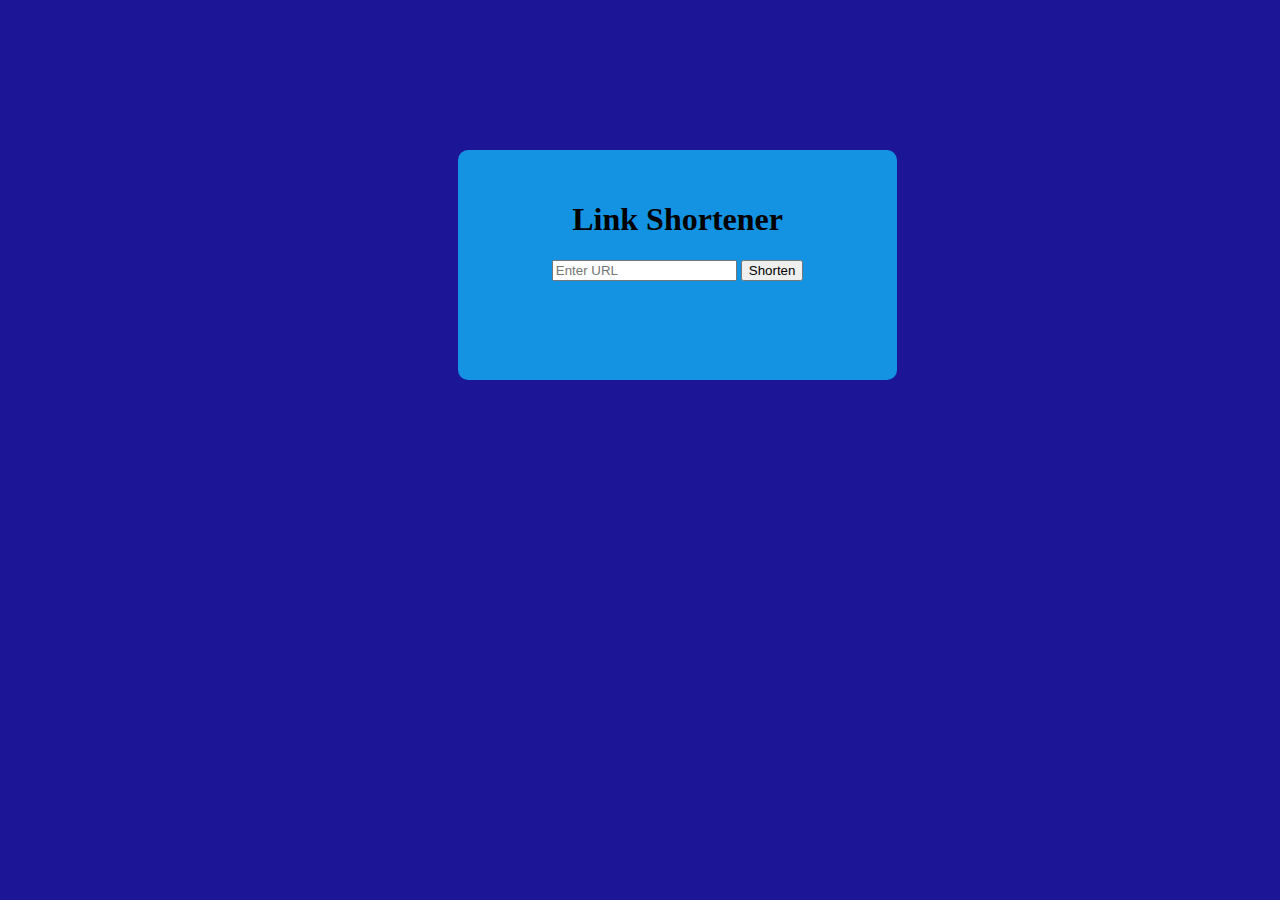
<file: link shortner/index.html>
<!DOCTYPE html>
<html lang="en">
  <head>
    <meta charset="UTF-8" />
    <meta name="viewport" content="width=device-width, initial-scale=1.0" />

    <title>Link Shortener</title>
    <style>
        body{
            background-color: rgb(28, 22, 150);
        }
        .container{
            justify-content: center;
            align-items: center;
            text-align: center;
            border: none;
            border-radius: 10px;
            height: 170px;
            width: 30%;
            margin-top: 150px;
            margin-left: 450px;
            background-color: rgb(19, 147, 226);
            padding: 30px;
        }
    </style>
  </head>
  <body>

    <div class="container">
      <h1>Link Shortener</h1>
      <input type="text" id="original" placeholder="Enter URL" />
      <button onclick="shorten()">Shorten</button>
      <p id="shortener"></p>
    </div>

    <script>
      function shorten() {
        const x = document.getElementById("original");
        const y = document.getElementById("shortener");

        const original = x.value.trim();
        const shortUrl = btoa(original).substring(0, 6);
        localStorage.setItem(shortUrl, original);
        y.innerText = `Shortened URL: ${window.location.href}${shortUrl}`;
      }
    </script>
  </body>
</html>
</file>
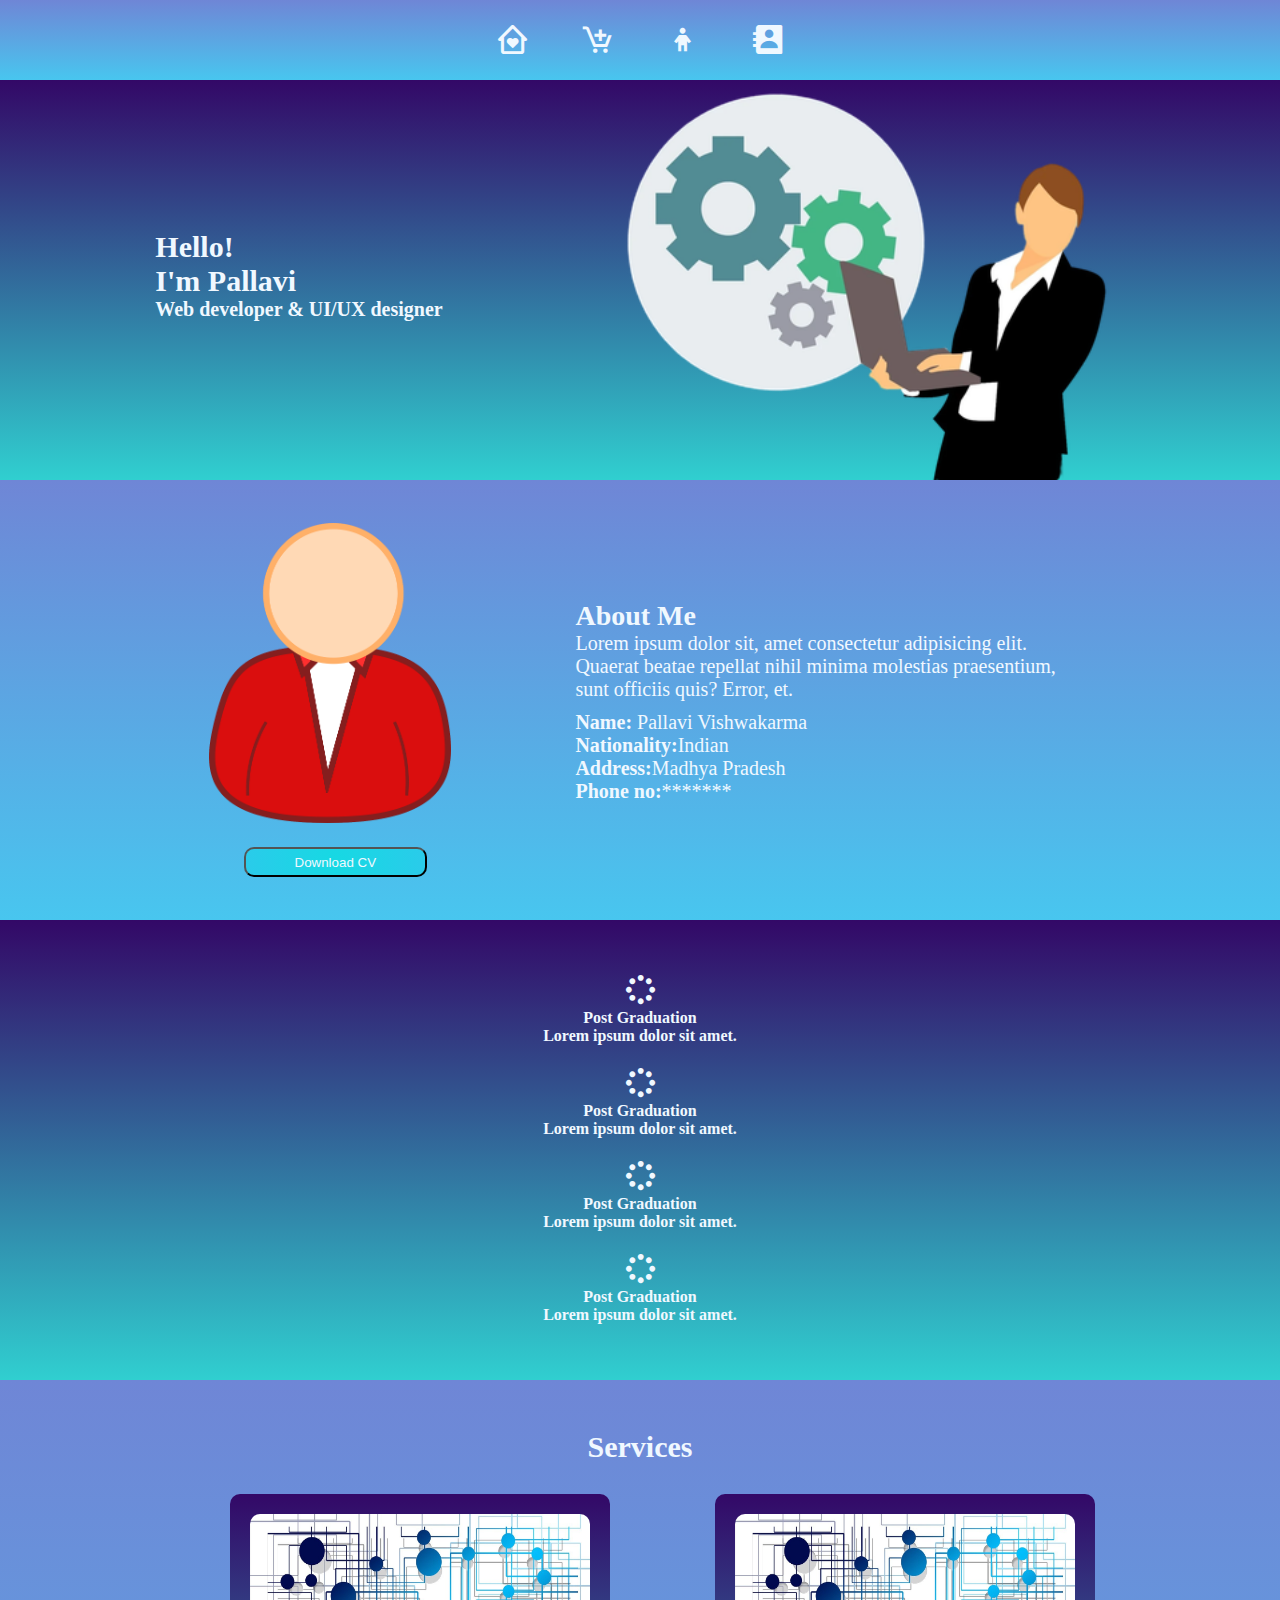
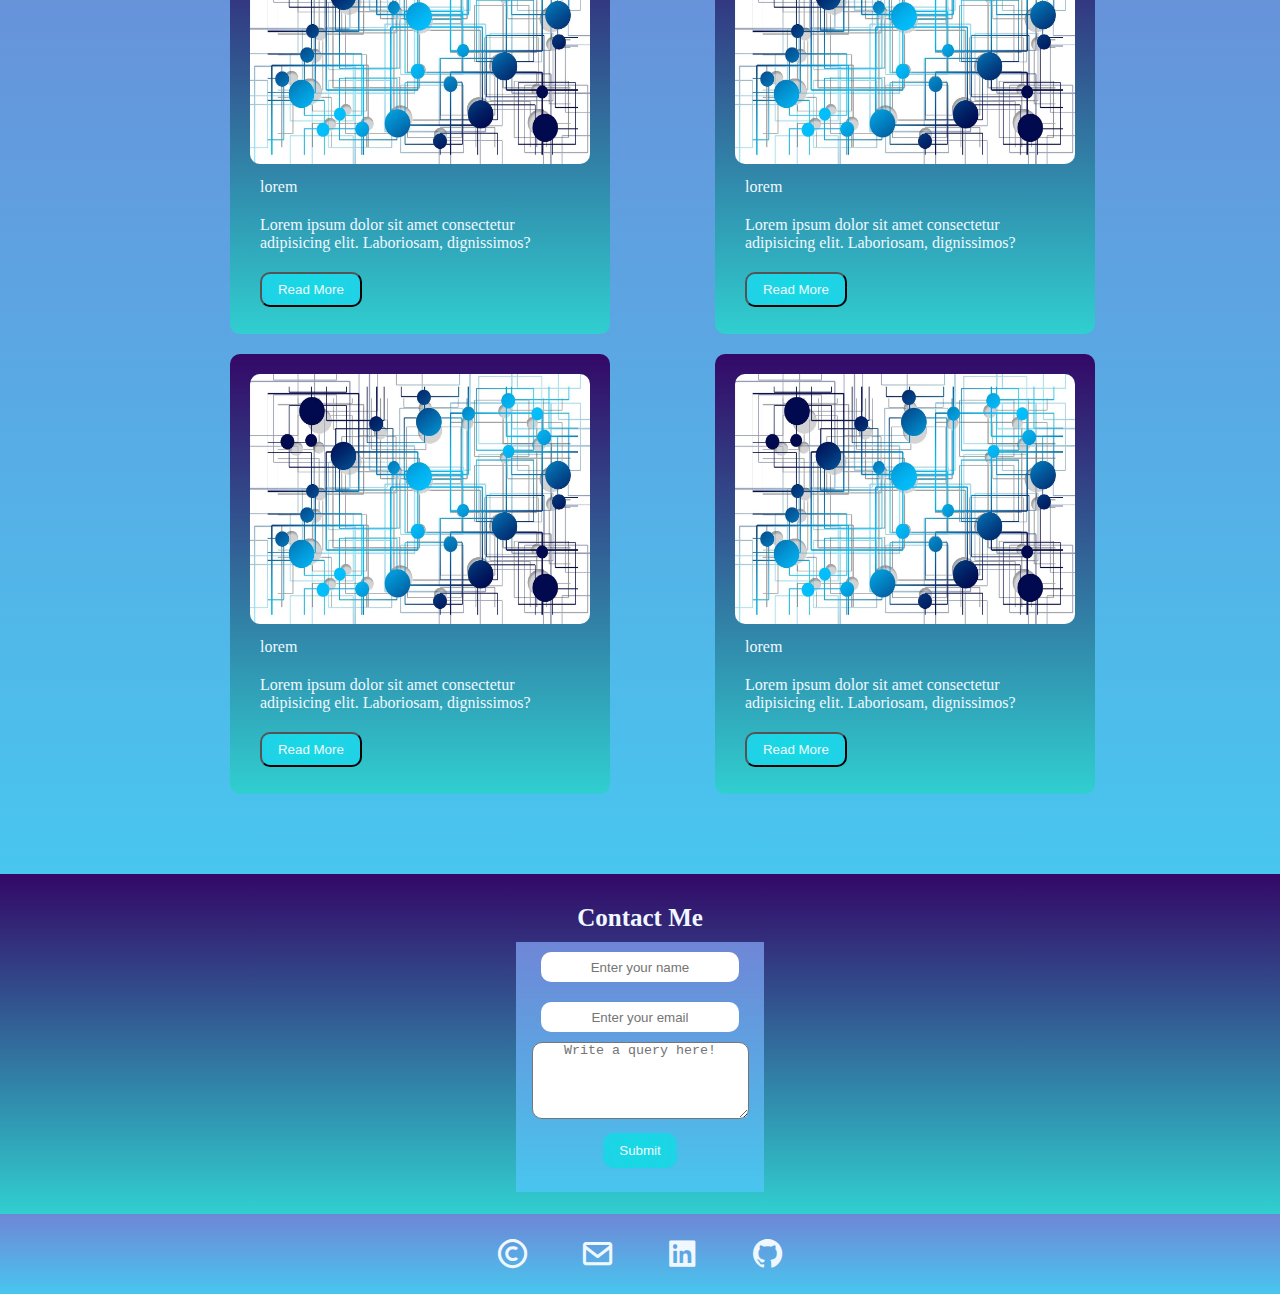
<file: portfolio/index.html>
<!DOCTYPE html>
<html lang="en">
  <head>
    <meta charset="UTF-8" />
    <meta name="viewport" content="width=device-width, initial-scale=1.0" />
    <link rel="stylesheet" href="style.css" />
    <link
      href="https://unpkg.com/boxicons@2.1.4/css/boxicons.min.css"
      rel="stylesheet"
    />
    <title>Document</title>
  </head>

  <body>
    <div class="navlist">
      <ul>
        <li><i class="bx bx-home-heart"></i></li>
        <li><i class="bx bx-cart-add"></i></li>
        <li><i class="bx bx-child"></i></li>
        <li><i class="bx bxs-contact"></i></li>
      </ul>
    </div>

    <section class="section1">
      <div class="content">
        <p>Hello!</p>
        <p>I'm Pallavi</p>
        <h1>Web developer & UI/UX designer</h1>
      </div>
      <div class="contentpic">
        <img src="img/women-transformed.png" alt="" srcset="" />
      </div>
    </section>

    <section class="section2">
      <div class="section2-pic">
        <img src="img/avatar.webp" alt="" srcset="" />
        <button type="button">Download CV</button>
      </div>
      <div class="section2-content">
        <h2>About Me</h2>
        <p>
          Lorem ipsum dolor sit, amet consectetur adipisicing elit. Quaerat
          beatae repellat nihil minima molestias praesentium, sunt officiis
          quis? Error, et.
        </p>
        <div class="section2-content-para">
          <p><b>Name:</b> Pallavi Vishwakarma</p>
          <p><b>Nationality:</b>Indian</p>
          <p><b>Address:</b>Madhya Pradesh</p>
          <p><b>Phone no:</b>*******</p>
        </div>
      </div>
    </section>

    <section class="section3">
      <center>
        <table>
          <tr>
            <th>
              <p><i class="bx bx-loader-circle"></i></p>
              <b>Post Graduation</b>
              <p>Lorem ipsum dolor sit amet.</p>
            </th>
            <th>
              <p><i class="bx bx-loader-circle"></i></p>
              <b>Post Graduation</b>
              <p>Lorem ipsum dolor sit amet.</p>
            </th>
            <th>
              <p><i class="bx bx-loader-circle"></i></p>
              <b>Post Graduation</b>
              <p>Lorem ipsum dolor sit amet.</p>
            </th>
            <th>
              <p><i class="bx bx-loader-circle"></i></p>
              <b>Post Graduation</b>
              <p>Lorem ipsum dolor sit amet.</p>
            </th>
          </tr>
        </table>
      </center>
    </section>

    <section class="section4">
      <h2>Services</h2>
      <div class="section4-content">
        <div class="img">
          <img src="img/bg.webp" alt="" srcset="" />
          <p>lorem</p>
          <p>
            Lorem ipsum dolor sit amet consectetur adipisicing elit. Laboriosam,
            dignissimos?
          </p>
          <button>Read More</button>
        </div>
        <div class="img">
          <img src="img/bg.webp" alt="" srcset="" />
          <p>lorem</p>
          <p>
            Lorem ipsum dolor sit amet consectetur adipisicing elit. Laboriosam,
            dignissimos?
          </p>
          <button>Read More</button>
        </div>
        <div class="img">
          <img src="img/bg.webp" alt="" srcset="" />
          <p>lorem</p>
          <p>
            Lorem ipsum dolor sit amet consectetur adipisicing elit. Laboriosam,
            dignissimos?
          </p>
          <button>Read More</button>
        </div>
        <div class="img">
          <img src="img/bg.webp" alt="" srcset="" />
          <p>lorem</p>
          <p>
            Lorem ipsum dolor sit amet consectetur adipisicing elit. Laboriosam,
            dignissimos?
          </p>
          <button>Read More</button>
        </div>
      </div>
    </section>

    <section class="section5">
        <center>
        <h2>Contact Me</h2>

        <form action="">
            
            <input type="text" name="" id="" placeholder="Enter your name">
            
            <input type="email" name="" id="" placeholder="Enter your email">
            
             <textarea name="" id="" cols="25" rows="5" placeholder="Write a query here!"></textarea>

            <button>Submit</button>
        </form>
    </center>
    </section>

    <footer>
        <ul>
            <li> <a href=""> <i class='bx bx-copyright'></i></a></li>
            <li><a href="mailto:"><i class='bx bx-envelope'></i></a></li>
            <li><a href="http://"><i class='bx bxl-linkedin-square'></i></a></li>
            <li><a href="http://"><i class='bx bxl-github'></i></a></li>
        </ul>
    </footer>

    
  </body>
</html>
</file>
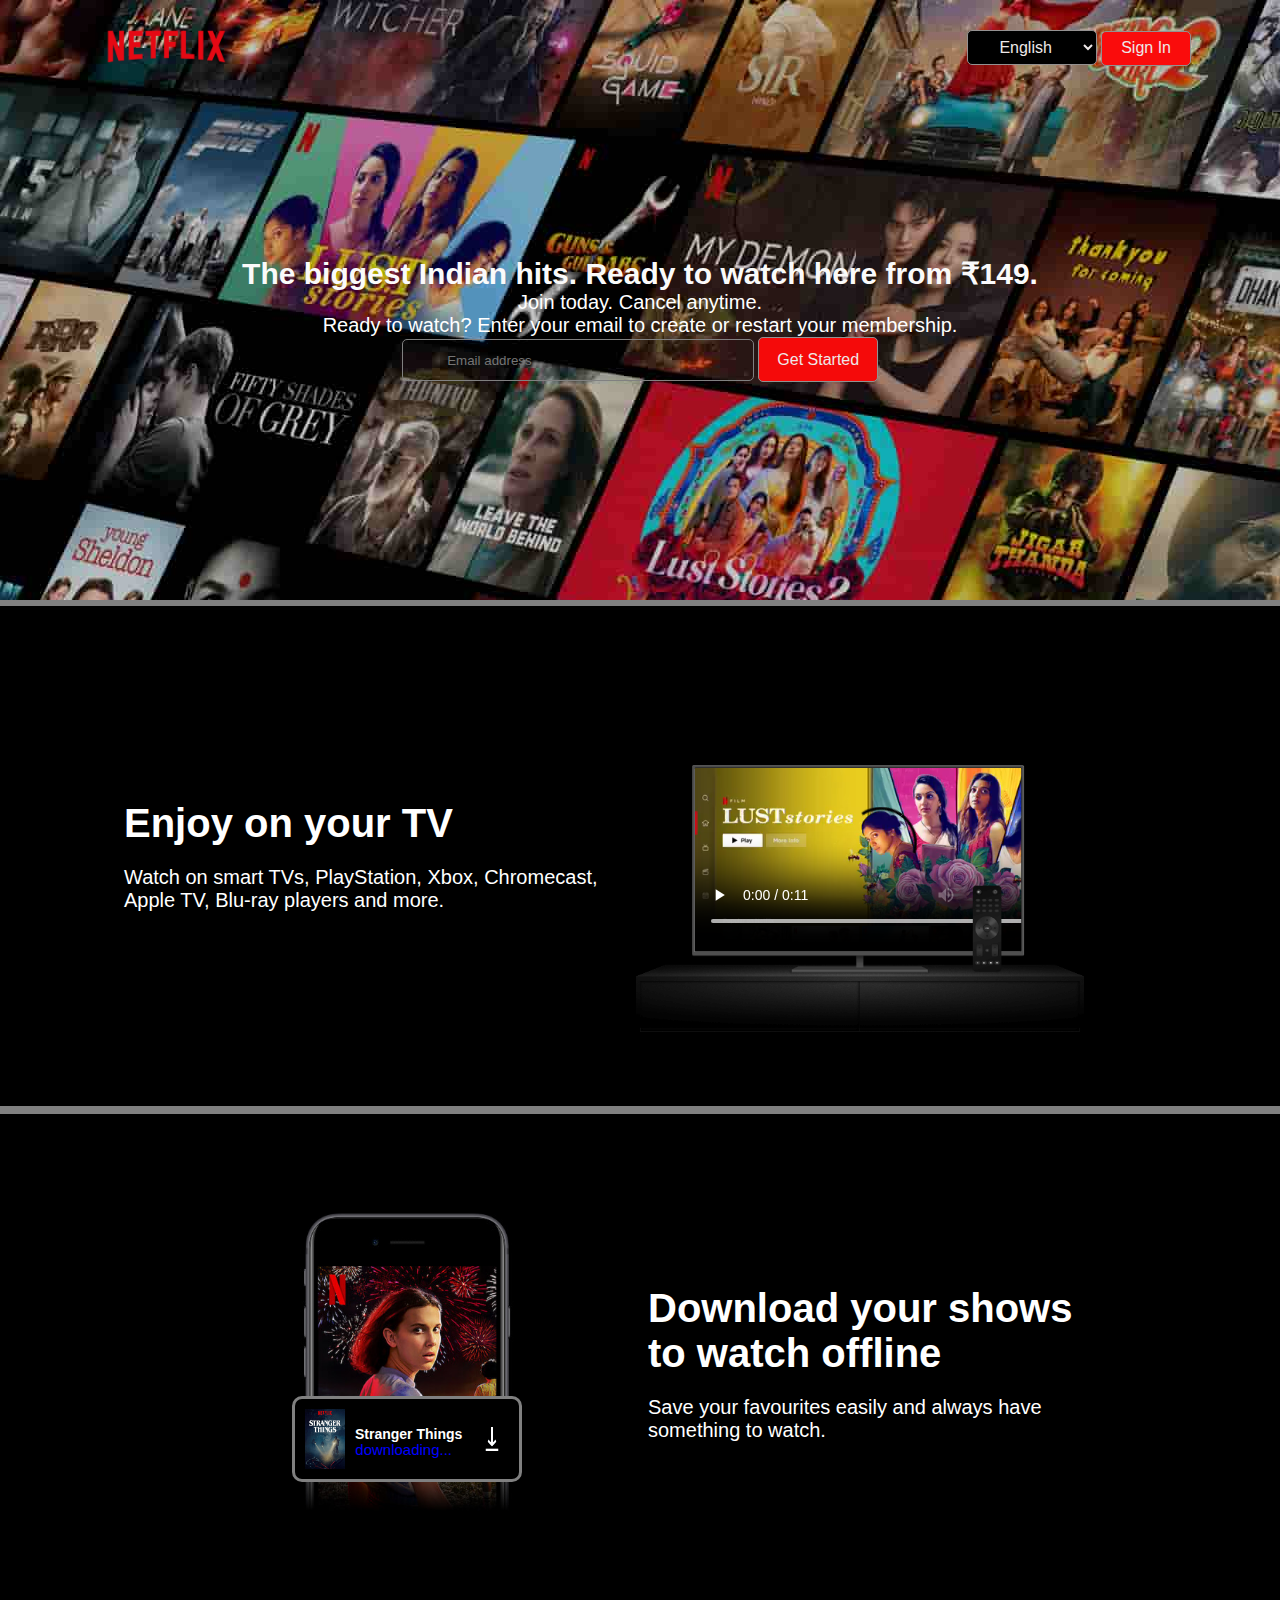
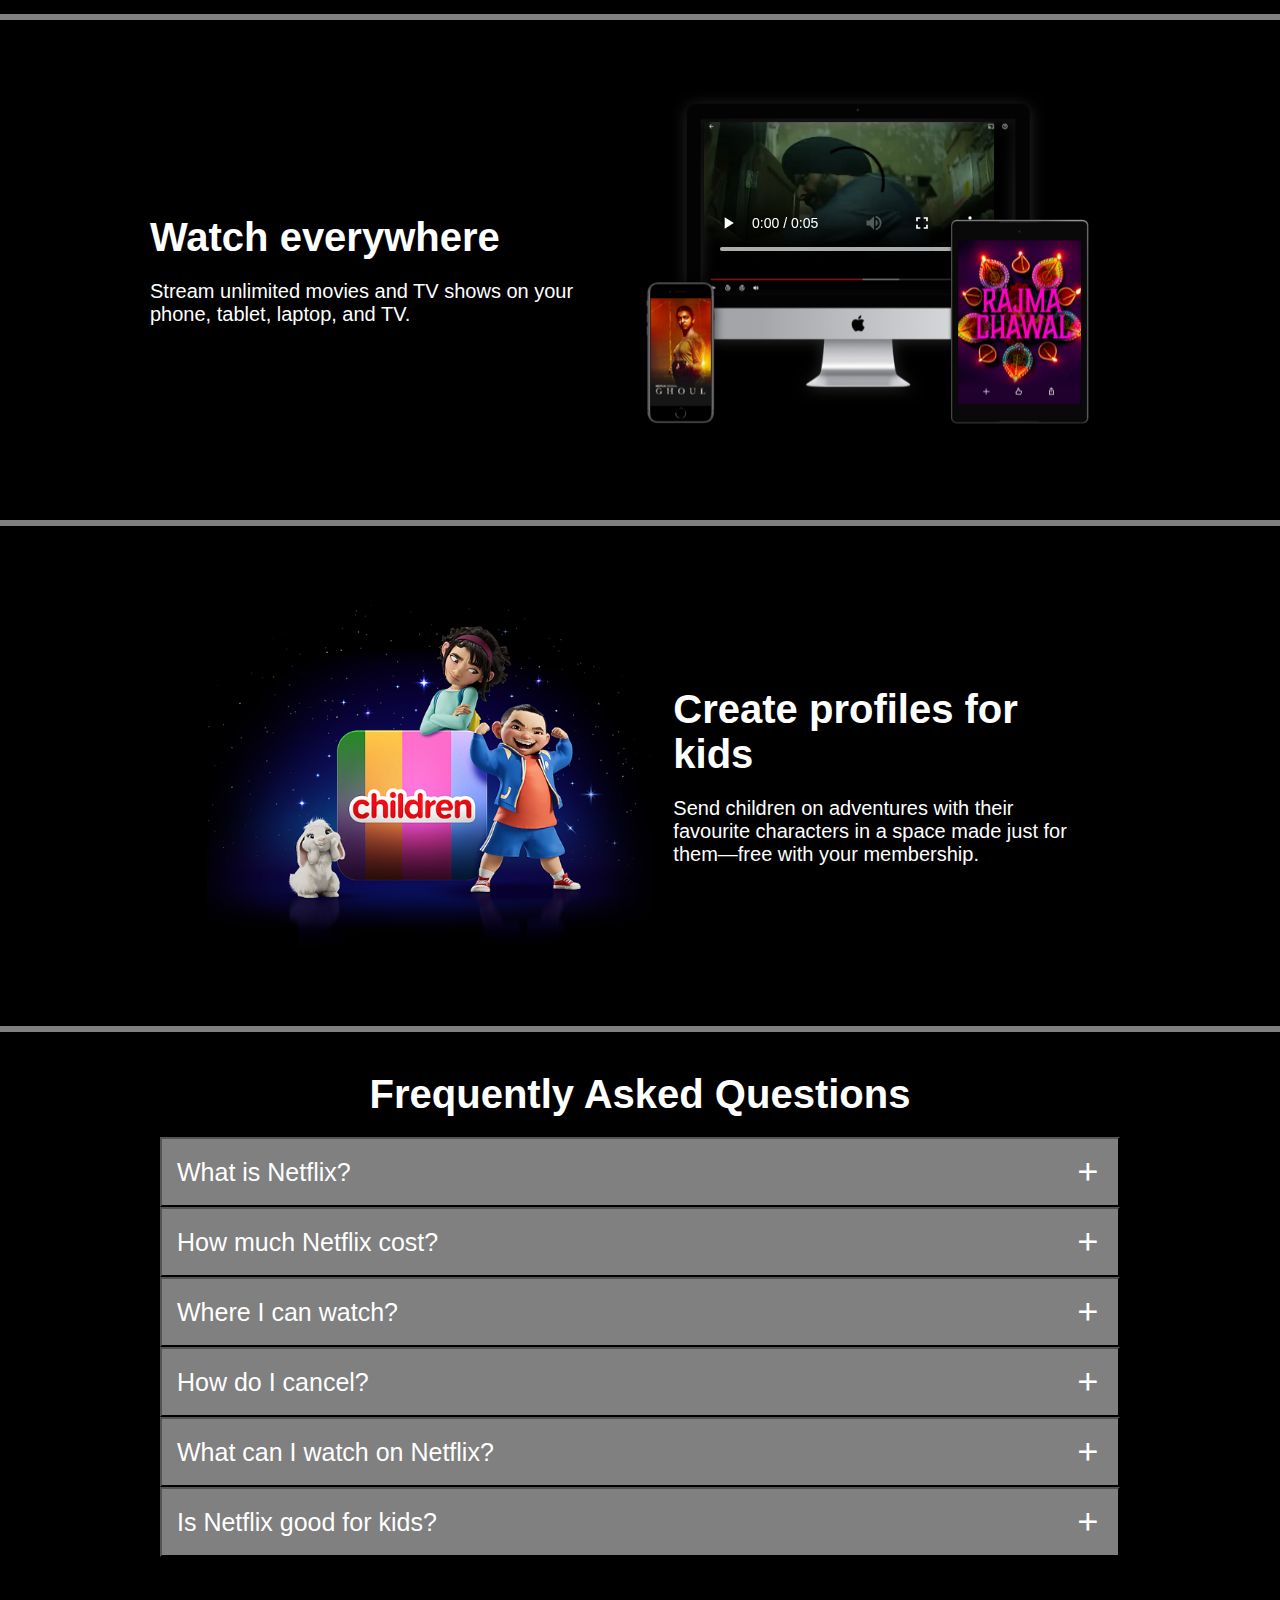
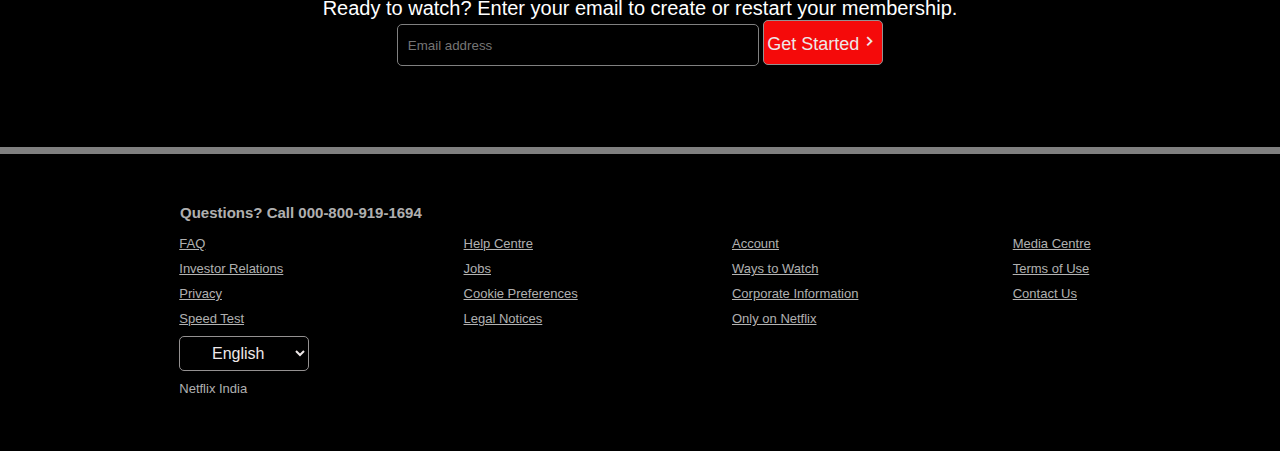
<file: netflix/net.html>
<!DOCTYPE html>
<html lang="en">

<head>
    <meta charset="UTF-8">
    <meta name="viewport" content="width=device-width, initial-scale=1.0">
    <link rel="stylesheet" href="net.css">
    <link href='https://unpkg.com/boxicons@2.1.4/css/boxicons.min.css' rel='stylesheet'>
    <title>Document</title>
</head>

<body>
    <div class="haeder">
        <nav class="navbar">
            <div>
                <img class="logo" src="img/Netflix-Brand-Logo.png" alt="" srcset="">
            </div>
            <div>
                <select class="option" name="" id="">
                    <option value="">English</option>
                    <option>Hindi</option>
                </select>
                <button class="btn">Sign In</button>
            </div>
        </nav>

        <div class="centerbar">
            <h1>The biggest Indian hits. Ready to watch here from ₹149.</h1>
            <p>Join today. Cancel anytime.</p>
            <p>Ready to watch? Enter your email to create or restart your membership.</p>
            <input class="mail" type="email" name="" placeholder="
            Email address" id="">
            <button class="btnone">Get Started</button>
        </div>

    </div>

    <section class="secone">
        <div class="tvsidecontent">
            <h2>Enjoy on your TV</h2>
            <p>Watch on smart TVs, PlayStation, Xbox, Chromecast, Apple TV, Blu-ray players and more.</p>
        </div>
        <div class="sectwo">
            <img class="image" src="img/tv.png" alt="Your Image">
            <video class="video" controls autoplay loop>
                <source src="img/tv2.m4v" type="video/mp4">
        </div>
    </section>

    <section class="secthree">
        <div class="mobwithdiv">
            <img class="mobile" src="img/mobile-0819.jpg" alt="" srcset="">
            <div class="threethree">
                <div class="threeone">
                    <img src="img/box.png" alt="" srcset="">
                    <div class="innerdiv">
                        <h4>Stranger Things</h4>
                        <p>downloading...</p>
                    </div>
                    <img src="img/download-icon.gif" alt="" srcset="">
                </div>
            </div>
        </div>
        <div class="threetwo">
            <h2>Download your shows to watch offline</h2>
            <p>Save your favourites easily and always have something to watch.</p>
        </div>

    </section>

    <section class="saif">
        <div class="saifpara">
            <h4>Watch everywhere</h4>
            <p>Stream unlimited movies and TV shows on your phone, tablet, laptop, and TV.</p>
        </div>
        <div class="diyamob">
            <img class="diya" src="img/device-pile-in.png" alt="Your Image">
            <video class="saifvideo" controls autoplay loop>
                <source src="video/video-devices-in.m4v" type="video/mp4">
        </div>
    </section>

    <section class="child">
        <div class="childimg">
            <img src="img/child.png" alt="" srcset="">
        </div>
        <div class="childpara">
            <h4>Create profiles for kids</h4>
            <p>Send children on adventures with their favourite characters in a space made just for them—free with your
                membership.</p>
        </div>

    </section>
    <!-- accordence -->
    <section>
        <div class="accor">
            <div class="accor-context">
                <h4>Frequently Asked Questions</h4>

                <!-- headone -->
                <div class="Accor-content">
                    <div class="accorhead">
                        <button id="btn1" onclick="show(accorpara1)">What is Netflix?<i class='bx bx-plus'></i></button>
                    </div>
                    <div>
                        <p class="accorpara" id="accorpara1" style="display: none;">Netflix is a streaming service that
                            offers a wide variety of award-winning TV shows, movies,
                            anime, documentaries and more – on thousands of internet-connected devices.
                            You can watch as much as you want, whenever you want, without a single ad – all for one low
                            monthly price. There's always something new to discover, and new TV shows and movies are
                            added every week!</p>
                    </div>
                </div>

                <!-- head2 -->
                <div class="Account-content">
                    <div class="accorhead">
                        <button id="btn2" onclick="show(accorpara2)">How much Netflix cost?<i
                                class='bx bx-plus'></i></button>
                    </div>
                    <div>
                        <p class="accorpara" id="accorpara2" style="display: none;">Watch Netflix on your smartphone,
                            tablet, Smart TV, laptop, or streaming device, all for one
                            fixed monthly fee. Plans range from ₹149 to ₹649 a month. No extra costs, no contracts.</p>
                    </div>
                </div>

                <!-- head3 -->
                <div class="Account-content">
                    <div class="accorhead">
                        <button id="btn3" onclick="show(accorpara3)">Where I can watch?<i
                                class='bx bx-plus'></i></button>
                    </div>
                    <div>
                        <p class="accorpara" id="accorpara3" style="display: none;">Watch anywhere, anytime. Sign in
                            with your Netflix account to watch instantly on the web at
                            netflix.com from your personal computer or on any internet-connected device that offers the
                            Netflix app, including smart TVs, smartphones, tablets, streaming media players and game
                            consoles.

                            You can also download your favourite shows with the iOS, Android, or Windows 10 app. Use
                            downloads to watch while you're on the go and without an internet connection. Take Netflix
                            with you anywhere.</p>
                    </div>
                </div>

                <!-- head4 -->
                <div class="Account-content">
                    <div class="accorhead">
                        <button id="btn4" onclick="show(accorpara4)">How do I cancel?<i class='bx bx-plus'></i></button>
                    </div>
                    <div>
                        <p class="accorpara" id="accorpara4" style="display: none;">Netflix is flexible. There are no
                            annoying contracts and no commitments. You can easily
                            cancel your account online in two clicks. There are no cancellation fees – start or stop
                            your account anytime.</p>
                    </div>
                </div>

                <!-- head5 -->
                <div class="Account-content">
                    <div class="accorhead">
                        <button id="btn5" onclick="show(accorpara5)">What can I watch on Netflix?<i
                                class='bx bx-plus'></i></button>
                    </div>
                    <div>
                        <p class="accorpara" id="accorpara5" style="display: none;">Netflix has an extensive library of
                            feature films, documentaries, TV shows, anime,
                            award-winning Netflix originals, and more. Watch as much as you want, anytime you want.</p>
                    </div>
                </div>

                <!-- head6 -->
                <div class="Account-content">
                    <div class="accorhead">
                        <button id="btn6" onclick="show(accorpara6)">Is Netflix good for kids?<i
                                class='bx bx-plus'></i></button>
                    </div>
                    <div>
                        <p class="accorpara" id="accorpara6" style="display: none;">The Netflix Kids experience is
                            included in your membership to give parents control while kids
                            enjoy family-friendly TV shows and films in their own space.

                            Kids profiles come with PIN-protected parental controls that let you restrict the maturity
                            rating of content kids can watch and block specific titles you don’t want kids to see.</p>
                    </div>
                </div>
                <!-- bottom-bar -->
                <div class="accor-bar">
                    <p>Ready to watch? Enter your email to create or restart your membership.</p>
                    <input type="email" name="" placeholder="Email address" id="">
                    <button>Get Started<i class='bx bx-chevron-right'></i></button>
                </div>

            </div>

        </div>
    </section>



    <footer>
        <div class="footer">
            <div>
                <h4>Questions? Call 000-800-919-1694</h4>

            </div>
            <div class="footer-list">
                <div>
                    <ul>

                        <li> <a href="#">FAQ</a></li>
                        <li><a href="http://">Investor Relations</a></li>
                        <li><a href="http://">Privacy</a></li>
                        <li><a href="http://">Speed Test</a></li>
                        <li><select class="option" name="" id="">
                                <option value="">English</option>
                                <option>Hindi</option>
                            </select></li>
                        <li>
                            <p>Netflix India</p>
                        </li>
                    </ul>
                </div>
                <div>
                    <ul>
                        <li><a href="http://">Help Centre</a></li>
                        <li><a href="http://">Jobs</a></li>
                        <li><a href="http://">Cookie Preferences</a></li>
                        <li><a href="http://">Legal Notices</a></li>
                    </ul>
                </div>
                <div>
                    <ul>
                        <li><a href="http://">Account</a></li>
                        <li><a href="http://">Ways to Watch</a></li>
                        <li><a href="http://">Corporate Information</a></li>
                        <li><a href="http://">Only on Netflix</a></li>
                    </ul>
                </div>
                <div>
                    <ul>
                        <li><a href="http://">Media Centre</a></li>
                        <li><a href="http://">Terms of Use</a></li>
                        <li><a href="http://">Contact Us</a></li>
                    </ul>
                </div>
            </div>
        </div>

    </footer>

</body>

</html>
</file>
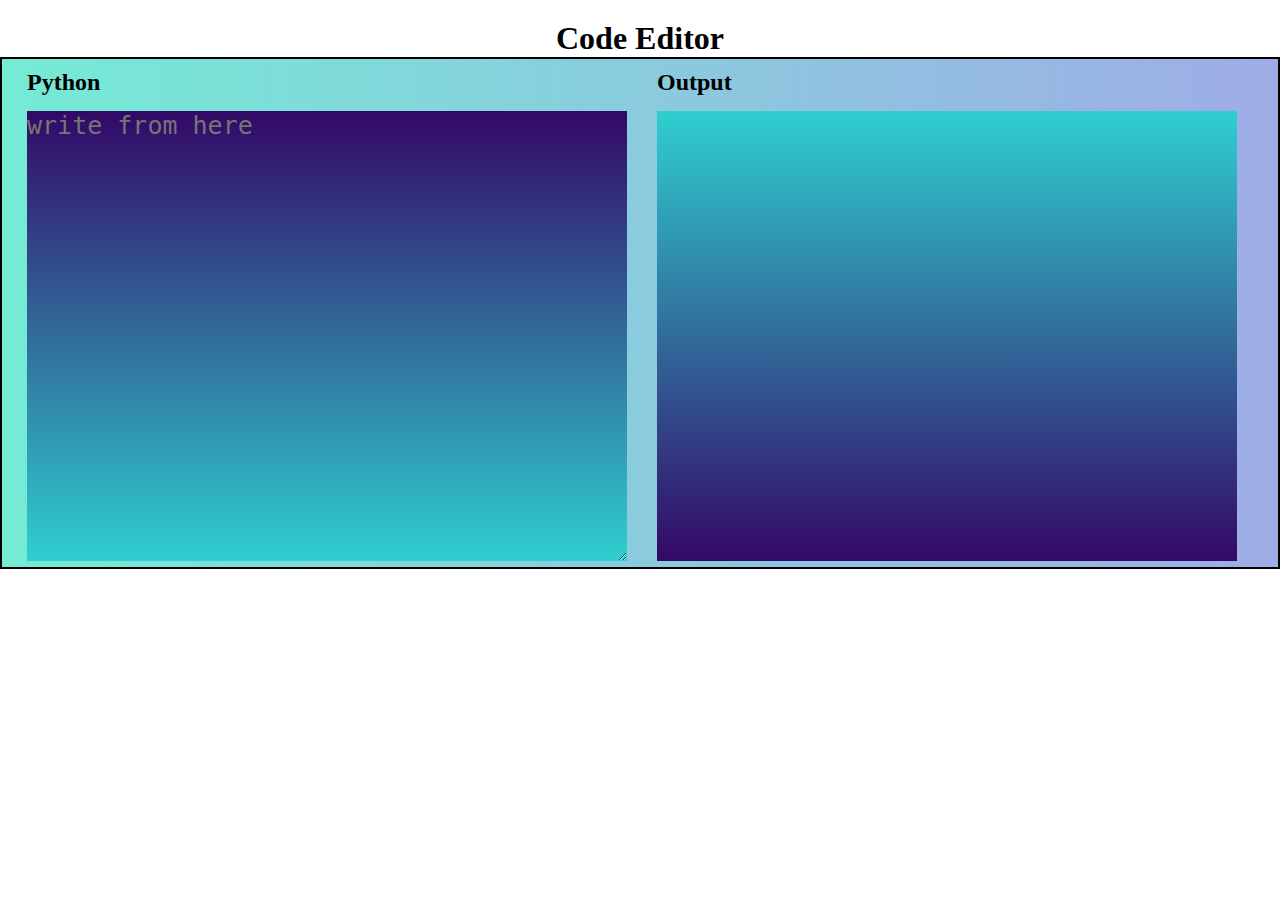
<file: online code editor/online.html>
<!DOCTYPE html>
<html lang="en">
<head>
    <meta charset="UTF-8">
    <meta name="viewport" content="width=device-width, initial-scale=1.0">
    <title>Document</title>
    <link rel="stylesheet" href="online.css">
    <script src="online.js"></script>
</head>
<body>
    
    <h1>Code Editor</h1>
    <div class="box">
       
        <div class="left">
            <h2>Python</h2>
            <textarea placeholder="write from here" id="input" onclick="run()"></textarea>
        </div>
        <div class="right" >
            <h2>Output</h2>
            <iframe onclick="run()" id="output"></iframe>
        </div>
    </div>
</body>
</html>
</file>
<file: portfolio/style.css>
* {
    padding: 0%;
    margin: 0%;
    color: aliceblue;
}
.navlist{
    
     background-image: linear-gradient(to top, #48c6ef 0%, #6f86d6 100%);
}
ul {
    list-style: none;
    display: flex;
    gap: 50px;
    justify-content: center;
    align-items: center;
    height: 80px;
}

i {
    font-size: 35px;
}

.section1 {
    
    background-image: linear-gradient(to top, #30cfd0 0%, #330867 100%);
    height: 400px;
    display: flex;
    justify-content: space-evenly;
}

.section1 img {
    height: 400px;

}

.content {
    padding-top: 150px;
}

.section1 p {
    font-size: 30px;
    font-weight: bold;
}

.section1 h1 {
    font-size: 20px;
}

.section2 {
  
    background-image: linear-gradient(to top, #48c6ef 0%, #6f86d6 100%);
    height: 400px;
    display: flex;
    align-items: center;
    justify-content: center;
    padding: 20px;

}

.section2 img {
    height: 300px;
}

.section2-content {
    height: 200px;
    width: 40%;
    justify-content: center;

}

.section2-content h2 {
    font-size: 28px;
}

.section2-content p {
    font-size: 20px;

}

.section2-pic button {
    height: 30px;
    width: 50%;
    border-radius: 10px;
    margin-left: 35px;
    margin-top: 20px;
    background-image: radial-gradient(circle 248px at center, #16d9e3 0%, #30c7ec 47%, #46aef7 100%);
}

.section2-content-para {
    margin-top: 10px;
}

.section3 {
   
    background-image: linear-gradient(to top, #30cfd0 0%, #330867 100%);
    height: 400px;
    text-align: center;
    padding: 30px;
}

th {
    display: block;
    margin: 20px;
}
.section4{
    background-image: linear-gradient(to top, #48c6ef 0%, #6f86d6 100%);
    padding: 50px;
  
}
.section4 h2{
   text-align: center;
   font-size: 30px;
}

.section4-content {
    display: grid;
    grid-template-columns: 1fr 1fr;
    justify-content: center;
    align-items: center;
    padding: 30px;
    margin-left: 150px;
    row-gap: 20px;
}

.img img {
    height: 250px;
    width: 100%;
    border-radius: 10px;
}

.section4-content p {
  padding: 10px;
}

.section4-content button {
    height: 35px;
    width: 30%;
    border-radius: 10px;
    margin: 10px;
    background-image: radial-gradient(circle 248px at center, #16d9e3 0%, #30c7ec 47%, #46aef7 100%);
}
.img{
    background-image: linear-gradient(to top, #30cfd0 0%, #330867 100%);
    height: 400px;
    
    width: 70%;
    border-radius: 10px;
    padding: 20px;
}

/* section5 */

.section5{
    background-image: linear-gradient(to top, #30cfd0 0%, #330867 100%);
    height: 300px;
    padding: 20px;
}
.section5 h2{
    font-size: 25px;
    margin: 10px;
}
 .section5 form{
    height: 250px;
    width: 20%;
    background-image: linear-gradient(to top, #48c6ef 0%, #6f86d6 100%);
   
}
.section5 input{
    height: 30px;
    width: 80%;
    border-radius: 10px;
    border: none;
    margin: 10px;
    text-align: center;
}
.section5 textarea{
    border-radius: 10px;
  text-align: center;
}
.section5 button{
    height: 35px;
    width: 30%;
    border-radius: 10px;
    border: none;
    margin: 10px;
    background-image: radial-gradient(circle 248px at center, #16d9e3 0%, #30c7ec 47%, #46aef7 100%);
}

/* footer */
footer{
    background-image: linear-gradient(to top, #48c6ef 0%, #6f86d6 100%);

}
footer a{
    color: black;
}
</file>
<file: netflix/net.css>
* {
    font-family: 'Poppins', sans-serif;
    padding: 0%;
    margin: 0%;
}

.logo {
    width: 22%;
}

body {
    background-color: grey;

}

.haeder {
    background-color: black;
    background-image: url(img/bg.jpg);

    height: 600px;
    width: auto;
    opacity: 1;
    margin-bottom: 6px;
    align-items: center;
    justify-content: center;

}

.navbar {
    display: flex;
    justify-content: space-around;
    align-items: center;
}

.option {
    color: rgb(238, 232, 232);
    background-color: black;
    border: 1px solid rgb(148, 145, 145);
    font-size: 16px;
    height: 35px;
    width: 130px;
    text-align: center;
    border-radius: 5px;
}

.btn {

    color: rgb(238, 232, 232);
    background-color: rgb(250, 12, 12);
    border: 1px solid rgb(148, 145, 145);
    font-size: 16px;
    height: 35px;
    width: 90px;
    text-align: center;
    border-radius: 5px;

}

.centerbar {
    height: 150px;
    width: 100%;
    justify-content: center;
    align-items: center;
    text-align: center;
    padding-top: 160px;
    margin: auto;
    position: relative;
    top: 0%;
    color: rgb(255, 255, 255);
}

.centerbar h1 {
    font-size: 30px;
    font-weight: 30px;
    color: rgb(250, 250, 250);
}

.centerbar p {
    font-size: 20px;
}

.mail {
    height: 40px;
    width: 350px;
    background: transparent;
    border: 1px solid grey;
    border-radius: 5px;
    text-align: left;
}

.btnone {
    color: rgb(238, 232, 232);
    background-color: rgb(245, 10, 10);
    border: 1px solid rgb(148, 145, 145);
    font-size: 16px;
    height: 45px;
    width: 120px;
    text-align: center;
    border-radius: 5px;
}

.secone {
    background-color: black;
    justify-content: center;
    text-align: center;
    align-items: center;
    display: flex;
    word-wrap: normal;
    text-wrap: normal;
    margin-bottom: 8px;
    height: 500px;
    width: auto;

}

.tvsidecontent {
    text-align: left;
    justify-content: center;
    align-items: center;
    width: 40%;
    padding-left: 100px;
}

.secone h2 {
    color: white;
    font-size: 40px;
    margin-bottom: 20px;

}

.secone p {
    color: white;
    font-size: 20px;
    font-weight: lighter;
}

.sectwo {
    position: relative;
    width: 50%;
    max-width: 900px;
    margin-bottom: 30px;
    margin-right: -20px;
    margin-top: 50px;

}

.image {
    width: 70%;
    height: auto;
    display: block;
    position: relative;
    z-index: 10;
}

.video {
    position: absolute;
    top: 0;
    left: 0;
    width: 58%;
    height: 52%;
    object-fit: cover;
    padding-top: 70px;
    padding-left: 59px;
    border-radius: 5px;
}

.mobile {
    width: 450px;
}

.secthree {
    display: flex;
    background-color: rgb(0, 0, 0);
    justify-content: center;
    align-items: center;
    text-align: center;
    margin-bottom: 6px;
    height: 500px;
}

.mobwithdiv {
    margin-top: 40px;
}


.secthree img {

    display: block;
    position: relative;
    z-index: 10;
    height: 350px;
}

.threeone {
    display: flex;
    border: 3px solid grey;
    height: 80px;
    width: 350px;
    border-radius: 10px;
    background-color: black;
    margin-left: 110px;
    margin-bottom: 10px;
    position: relative;
    bottom: 65px;
    align-content: center;

}

.threeone img {
    width: 40px;
    height: 60px;
    margin-top: 10px;
    margin-left: 10px;
}

.threeone h4 {
    color: white;
    height: 30px;
    font-size: 14px;
    text-wrap: nowrap;
    padding-left: 10px;
    margin-top: 27px;
}

.threeone p {
    color: blue;
    margin-top: -15px;
    font-size: 15px;
}

.threetwo {
    color: white;
    text-wrap: wrap;

    justify-content: center;
    align-items: center;
    height: auto;
    width: 450px;
    text-align: left;
}

.threetwo h2 {
    font-size: 40px;
    margin-bottom: 20px;
}

.threetwo p {
    font-size: 20px;
}

.threethree {
    display: flex;
    position: relative;
    width: 73%;
    height: 55%;
    object-fit: cover;
    bottom: 50px;
    z-index: 10;
}

.saif {
    display: flex;
    background-color: black;
    margin-bottom: 6px;
    height: 500px;
    align-items: center;
    justify-content: center;
    text-align: center;
}

.diyamob {
    position: relative;
    width: 80%;
    max-width: 900px;

}

.diya {
    width: 76%;
    height: auto;
    display: block;
    position: relative;
    z-index: 10;

}

.saifvideo {
    position: absolute;
    top: 0;
    left: 0;
    width: 43%;
    height: 40%;
    object-fit: cover;
    padding-top: 40px;
    padding-left: 100px;
}

.saifpara {
    color: white;
    text-align: left;
    word-wrap: normal;
    margin-left: 150px;
}

.saifpara h4 {
    font-size: 40px;
    margin-bottom: 20px;
}

.saifpara p {
    font-size: 20px;
}

.child {
    margin-bottom: 6px;
    background-color: black;
    color: white;
    justify-content: center;
    align-items: center;
    text-align: center;
    display: flex;
    height: 500px;
    width: 100%;
}

.childpara {
    text-align: left;
    width: 400px;
}

.childpara h4 {
    font-size: 40px;
    margin-bottom: 20px;
}

.childpara p {
    font-size: 20px;
}

.childimg img {
    height: 350px;
}

/* accor */
.accor {
    box-sizing: border-box;
    background-color: black;
    color: white;
    padding-top: 40px;

}

.accor-context {
    max-width: 75%;
    margin: auto;
}


.accor-context h4 {
    font-size: 40px;
    padding-bottom: 20px;
    text-align: center;
}


.accorhead button {
    font-size: 25px;
    width: 100%;
    cursor: pointer;
    color: white;
    display: flex;
    justify-content: space-between;
    height: 70px;
    align-items: center;
    background-color: grey;
    padding-left: 15px;
    padding-right: 15px;
}

.accorhead i {
    font-size: 30px;
}

.accorpara p {
    background-color: grey;
    margin-bottom: 7px;
    font-size: 20px;

}


.accor-bar {
    height: 150px;
    width: 100%;
    justify-content: center;
    align-items: center;
    text-align: center;
    padding-top: 40px;
    margin: auto;
    position: relative;
    top: 0%;
    color: rgb(255, 255, 255);
    margin-bottom: 7px;
}


.accor-bar p {
    font-size: 20px;
}

.accor-bar input {
    height: 40px;
    width: 350px;
    background: transparent;
    border: 1px solid grey;
    border-radius: 5px;
    text-align: left;
    padding-left: 10px;
}

.accor-bar button {
    color: rgb(238, 232, 232);
    background-color: rgb(245, 10, 10);
    border: 1px solid rgb(148, 145, 145);
    font-size: 18px;
    height: 45px;
    width: 120px;
    text-align: center;
    border-radius: 5px;
}

.accor-bar i {
    font-size: 20px;
}

/* footer */
.footer {

    color: rgba(255, 255, 255, 0.7);
    background-color: black;
    font-size: 13px;
    padding-top: 50px;
    padding-left: 30px;
    padding-bottom: 50px;
    padding-right: 40px;
}

.footer h4 {
    font-size: 15px;
    padding-bottom: 10px;
    margin-left: 150px;
}

.footer-list {
    display: flex;
    justify-content: space-evenly;
}

.footer li {
    list-style: none;
    padding: 5px;
}

.footer-list li, a{
    color: rgba(255, 255, 255, 0.7);
}
</file>
<file: online code editor/online.css>
* {
    padding: 0%;
    margin: 0%;
    box-sizing: border-box;
}
 h1{
   text-align: center;
   padding-top: 20px;
 }
.box {
    width: 100%;
    height: 512px;
    display: flex;
    padding: 10px;
    border: 2px solid black;
    background-image: linear-gradient(to right, #74ebd5 0%, #9face6 100%);
}

.box textarea {
    height: 450px;
    width: 600px;
    background-image: linear-gradient(to top, #30cfd0 0%, #330867 100%);
    outline: none;
    border: none;
color: rgb(230, 221, 221);
    margin: 15px;
    font-size: 25px;

}

.box h2 {
    margin-left: 15px;
    
}

.box iframe {
    height: 450px;
    width: 580px;
    background-image: linear-gradient(to bottom, #30cfd0 0%, #330867 100%);
    outline: none;
    border: none;
    margin: 15px;
    color: rgb(230, 221, 221);
    font-size: 25px;
}

.left .right {
    background-color: rgba(181, 116, 241, 0.705);
}
</file>
